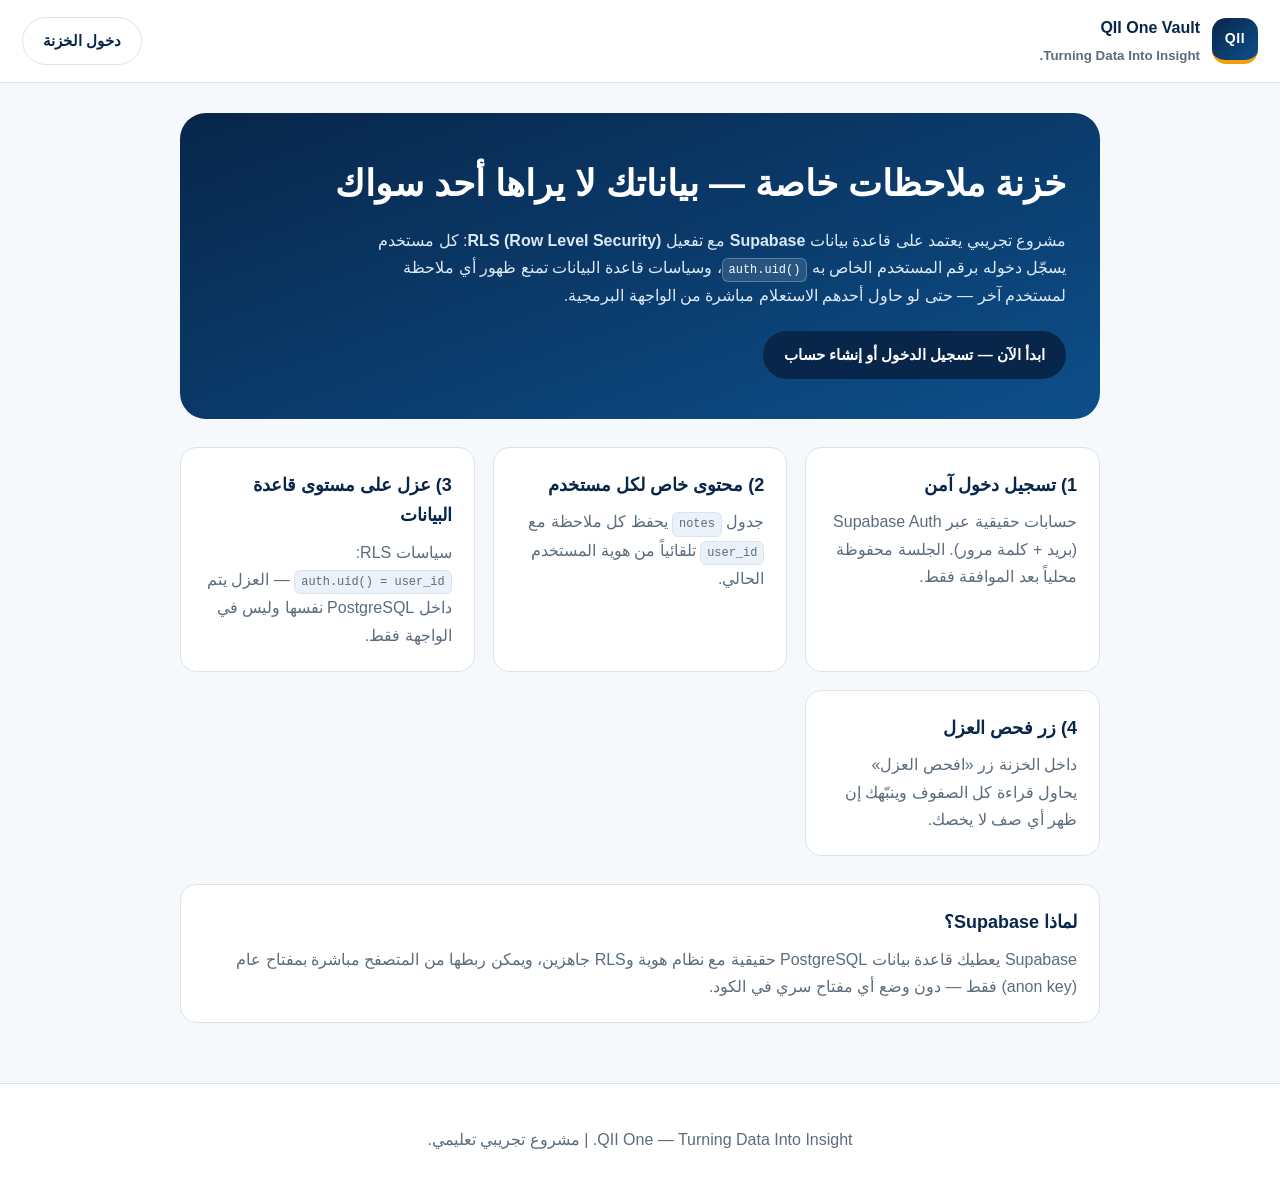
<file: index.html>
<!DOCTYPE html>
<html lang="ar" dir="rtl">
<head>
  <meta charset="utf-8">
  <meta name="viewport" content="width=device-width, initial-scale=1">
  <title>خزنة الملاحظات | QII One Vault</title>
  <meta name="description" content="مشروع QII One التجريبي: ملاحظات خاصة لكل مستخدم، مدعوم بقاعدة بيانات Supabase وسياسات RLS.">
  <link rel="stylesheet" href="assets/css/vault.css">
</head>
<body>
  <header class="topbar">
    <a class="brand" href="index.html">
      <span class="brand-mark" aria-hidden="true">QII</span>
      <span>
        <strong>QII One Vault</strong><br>
        <small>Turning Data Into Insight.</small>
      </span>
    </a>
    <nav>
      <a class="btn btn-ghost" href="app.html">دخول الخزنة</a>
    </nav>
  </header>

  <main class="wrap">
    <section class="hero">
      <h1>خزنة ملاحظات خاصة — بياناتك لا يراها أحد سواك</h1>
      <p>
        مشروع تجريبي يعتمد على قاعدة بيانات <strong>Supabase</strong> مع تفعيل
        <strong>RLS (Row Level Security)</strong>: كل مستخدم يسجّل دخوله برقم المستخدم الخاص به
        <code>auth.uid()</code>، وسياسات قاعدة البيانات تمنع ظهور أي ملاحظة لمستخدم آخر —
        حتى لو حاول أحدهم الاستعلام مباشرة من الواجهة البرمجية.
      </p>
      <a class="btn btn-primary" href="app.html">ابدأ الآن — تسجيل الدخول أو إنشاء حساب</a>
    </section>

    <section class="grid">
      <article class="card">
        <h2>1) تسجيل دخول آمن</h2>
        <p>حسابات حقيقية عبر Supabase Auth (بريد + كلمة مرور). الجلسة محفوظة محلياً بعد الموافقة فقط.</p>
      </article>
      <article class="card">
        <h2>2) محتوى خاص لكل مستخدم</h2>
        <p>جدول <code>notes</code> يحفظ كل ملاحظة مع <code>user_id</code> تلقائياً من هوية المستخدم الحالي.</p>
      </article>
      <article class="card">
        <h2>3) عزل على مستوى قاعدة البيانات</h2>
        <p>سياسات RLS: <code>auth.uid() = user_id</code> — العزل يتم داخل PostgreSQL نفسها وليس في الواجهة فقط.</p>
      </article>
      <article class="card">
        <h2>4) زر فحص العزل</h2>
        <p>داخل الخزنة زر «افحص العزل» يحاول قراءة كل الصفوف وينبّهك إن ظهر أي صف لا يخصك.</p>
      </article>
    </section>

    <section class="notice">
      <h2>لماذا Supabase؟</h2>
      <p>
        Supabase يعطيك قاعدة بيانات PostgreSQL حقيقية مع نظام هوية وRLS جاهزين، ويمكن ربطها من
        المتصفح مباشرة بمفتاح عام (anon key) فقط — دون وضع أي مفتاح سري في الكود.
      </p>
    </section>
  </main>

  <footer class="footer">
    <p>QII One — Turning Data Into Insight. | مشروع تجريبي تعليمي.</p>
  </footer>
</body>
</html>
</file>
<file: assets/css/vault.css>
/* QII One Vault — ألوان الهوية: كحلي/أبيض/رمادي فاتح + أخضر وبرتقالي */
:root {
  --navy: #08264a;
  --blue: #0d4f8b;
  --green: #1f9d55;
  --orange: #f59e0b;
  --bg: #f6f9fc;
  --white: #ffffff;
  --line: #dbe4ee;
  --text: #1c2b3a;
  --muted: #5b6c7e;
  --radius: 16px;
}

* { box-sizing: border-box; }
html { scroll-behavior: smooth; }
body {
  margin: 0;
  font-family: "Segoe UI", Tahoma, Arial, sans-serif;
  background: var(--bg);
  color: var(--text);
  line-height: 1.7;
}
.hidden { display: none !important; }
code {
  background: #eaf1f8;
  border: 1px solid var(--line);
  border-radius: 6px;
  padding: 1px 6px;
  font-size: .92em;
  direction: ltr;
  display: inline-block;
}

/* الشريط العلوي */
.topbar {
  display: flex;
  align-items: center;
  justify-content: space-between;
  gap: 16px;
  padding: 14px 22px;
  background: var(--white);
  border-bottom: 1px solid var(--line);
  position: sticky;
  top: 0;
  z-index: 10;
}
.brand {
  display: inline-flex;
  align-items: center;
  gap: 12px;
  color: var(--navy);
  text-decoration: none;
  font-weight: 900;
}
.brand small { color: var(--muted); font-weight: 600; }
.brand-mark {
  display: grid;
  place-items: center;
  width: 46px;
  height: 46px;
  border-radius: 14px;
  background: linear-gradient(135deg, var(--navy), var(--blue));
  color: var(--white);
  font-size: 14px;
  letter-spacing: .04em;
  border-bottom: 4px solid var(--orange);
}

/* الأزرار */
.btn {
  display: inline-block;
  border: 1.5px solid transparent;
  border-radius: 999px;
  padding: 10px 20px;
  font-weight: 800;
  font-size: 15px;
  cursor: pointer;
  text-decoration: none;
  font-family: inherit;
  transition: transform .15s ease, box-shadow .15s ease, background .15s ease;
}
.btn:hover { transform: translateY(-1px); box-shadow: 0 8px 20px rgba(8, 38, 74, .16); }
.btn-primary { background: var(--navy); color: var(--white); }
.btn-accent { background: var(--green); color: var(--white); }
.btn-ghost { background: var(--white); color: var(--navy); border-color: var(--line); }
.btn-small { padding: 6px 14px; font-size: 13px; }
.btn.wide { width: 100%; }
.btn:disabled { opacity: .6; cursor: not-allowed; }

/* المحتوى */
.wrap { max-width: 960px; margin: 0 auto; padding: 30px 20px 60px; }
.hero {
  background: linear-gradient(160deg, var(--navy), var(--blue));
  color: var(--white);
  border-radius: 26px;
  padding: 40px 34px;
  margin-bottom: 28px;
}
.hero h1 { color: var(--white); font-size: clamp(24px, 4vw, 36px); margin: 0 0 12px; }
.hero p { max-width: 720px; margin: 0 0 22px; color: #dce9f7; }
.hero code { background: rgba(255,255,255,.12); border-color: rgba(255,255,255,.25); color: var(--white); }

.grid {
  display: grid;
  grid-template-columns: repeat(auto-fit, minmax(230px, 1fr));
  gap: 18px;
  margin-bottom: 28px;
}
.card, .notice, .auth-box {
  background: var(--white);
  border: 1px solid var(--line);
  border-radius: var(--radius);
  padding: 22px;
}
.card h2, .notice h2 { color: var(--navy); font-size: 18px; margin: 0 0 8px; }
.card p, .notice p { margin: 0; color: var(--muted); }
.notice.warn { border-right: 5px solid var(--orange); }

/* نموذج الدخول */
.auth-box { max-width: 460px; margin: 10px auto; }
.tabs { display: flex; gap: 8px; margin-bottom: 18px; }
.tab {
  flex: 1;
  border: 1.5px solid var(--line);
  background: var(--bg);
  color: var(--navy);
  border-radius: 12px;
  padding: 10px;
  font-weight: 800;
  font-family: inherit;
  cursor: pointer;
}
.tab.active { background: var(--navy); color: var(--white); border-color: var(--navy); }

.field { margin-bottom: 14px; }
.field label { display: block; font-weight: 800; color: var(--navy); margin-bottom: 6px; font-size: 14px; }
.field input, .field textarea {
  width: 100%;
  border: 1.5px solid var(--line);
  border-radius: 12px;
  padding: 11px 12px;
  font-size: 15px;
  font-family: inherit;
  background: var(--white);
  color: var(--text);
}
.field input:focus, .field textarea:focus { outline: 2px solid var(--blue); outline-offset: 1px; }

.form-message { min-height: 22px; margin: 4px 0 10px; font-weight: 700; font-size: 14px; }
.form-message.error { color: #c0392b; }
.form-message.ok { color: var(--green); }
.hint { color: var(--muted); font-size: 13.5px; margin-top: 14px; }

/* الخزنة */
.vault-head { display: flex; align-items: flex-start; justify-content: space-between; gap: 16px; flex-wrap: wrap; }
.vault-head h1 { color: var(--navy); margin: 0 0 4px; font-size: 26px; }
.who { color: var(--muted); margin: 0; }
.who strong { color: var(--navy); direction: ltr; display: inline-block; }

.rls-result { min-height: 26px; font-weight: 800; }
.rls-result.ok { color: var(--green); }
.rls-result.error { color: #c0392b; }

.note-form {
  background: var(--white);
  border: 1px solid var(--line);
  border-radius: var(--radius);
  padding: 20px;
  margin-bottom: 22px;
}

.notes-list { list-style: none; margin: 0; padding: 0; display: grid; gap: 12px; }
.note {
  background: var(--white);
  border: 1px solid var(--line);
  border-right: 5px solid var(--green);
  border-radius: var(--radius);
  padding: 16px 18px;
}
.note-head { display: flex; justify-content: space-between; gap: 12px; align-items: baseline; flex-wrap: wrap; }
.note-head strong { color: var(--navy); font-size: 17px; }
.note-head small { color: var(--muted); }
.note p { margin: 8px 0 12px; white-space: pre-wrap; }

.footer { text-align: center; color: var(--muted); padding: 26px 16px; border-top: 1px solid var(--line); background: var(--white); }

@media (max-width: 560px) {
  .hero { padding: 28px 20px; }
  .vault-head { flex-direction: column; }
}
</file>
